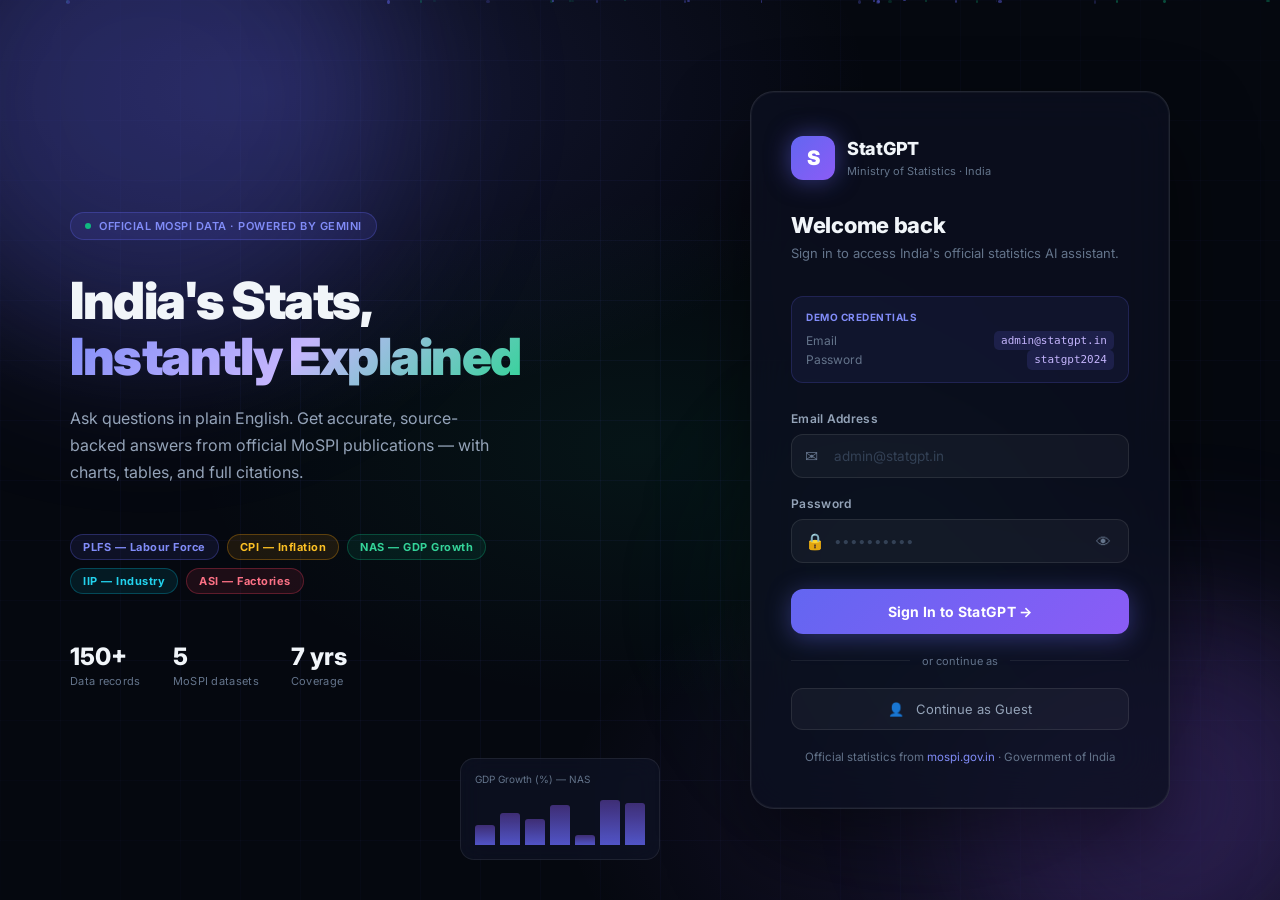
<file: frontend/login.html>
<!DOCTYPE html>
<html lang="en">
<head>
  <meta charset="UTF-8" />
  <meta name="viewport" content="width=device-width, initial-scale=1.0" />
  <title>StatGPT — Sign In</title>
  <meta name="description" content="Sign in to StatGPT — India's official statistics AI assistant powered by MoSPI data." />
  <link rel="preconnect" href="https://fonts.googleapis.com" />
  <link href="https://fonts.googleapis.com/css2?family=Inter:wght@300;400;500;600;700;800;900&display=swap" rel="stylesheet" />
  <style>
    *, *::before, *::after { box-sizing: border-box; margin: 0; padding: 0; }

    :root {
      --accent:    #6366f1;
      --accent2:   #8b5cf6;
      --emerald:   #10b981;
      --text:      #f1f5f9;
      --muted:     #64748b;
      --border:    rgba(255,255,255,0.08);
      --glass:     rgba(15,20,40,0.75);
    }

    html, body {
      min-height: 100vh;
      font-family: 'Inter', system-ui, sans-serif;
      background: #05080f;
      color: var(--text);
      overflow: hidden;
    }

    /* ── Animated mesh background ── */
    .bg {
      position: fixed; inset: 0; z-index: 0;
      background:
        radial-gradient(ellipse 80% 60% at 20% 10%, rgba(99,102,241,0.18) 0%, transparent 60%),
        radial-gradient(ellipse 60% 50% at 80% 90%, rgba(139,92,246,0.15) 0%, transparent 60%),
        radial-gradient(ellipse 50% 40% at 50% 50%, rgba(16,185,129,0.07) 0%, transparent 70%),
        #05080f;
    }

    /* Animated grid */
    .grid-overlay {
      position: fixed; inset: 0; z-index: 0;
      background-image:
        linear-gradient(rgba(99,102,241,0.06) 1px, transparent 1px),
        linear-gradient(90deg, rgba(99,102,241,0.06) 1px, transparent 1px);
      background-size: 60px 60px;
      mask-image: radial-gradient(ellipse 80% 80% at 50% 50%, black 30%, transparent 100%);
      animation: grid-drift 20s ease-in-out infinite alternate;
    }
    @keyframes grid-drift {
      from { transform: translate(0, 0); }
      to   { transform: translate(-15px, -10px); }
    }

    /* Floating orbs */
    .orb {
      position: fixed; border-radius: 50%; filter: blur(80px);
      pointer-events: none; z-index: 0;
    }
    .orb-1 { width: 500px; height: 500px; background: rgba(99,102,241,0.25); top: -150px; left: -100px; animation: orb-float 14s ease-in-out infinite; }
    .orb-2 { width: 400px; height: 400px; background: rgba(139,92,246,0.2);  bottom: -100px; right: -100px; animation: orb-float 18s ease-in-out infinite reverse; }
    .orb-3 { width: 300px; height: 300px; background: rgba(16,185,129,0.12); top: 50%; left: 60%; animation: orb-float 12s ease-in-out infinite 3s; }
    @keyframes orb-float {
      0%,100% { transform: translate(0,0) scale(1); }
      33%     { transform: translate(40px,-30px) scale(1.08); }
      66%     { transform: translate(-25px,20px) scale(0.95); }
    }

    /* Floating particles */
    .particles { position: fixed; inset: 0; z-index: 0; pointer-events: none; }
    .particle {
      position: absolute; width: 2px; height: 2px; border-radius: 50%;
      background: rgba(99,102,241,0.6);
      animation: particle-rise linear infinite;
    }
    @keyframes particle-rise {
      0%   { transform: translateY(100vh) scale(0); opacity: 0; }
      10%  { opacity: 1; }
      90%  { opacity: 0.5; }
      100% { transform: translateY(-10vh) scale(1); opacity: 0; }
    }

    /* ── Layout ── */
    .page {
      position: relative; z-index: 1;
      min-height: 100vh;
      display: grid;
      grid-template-columns: 1fr 1fr;
    }

    /* ── Left panel — Branding ── */
    .left-panel {
      display: flex; flex-direction: column;
      justify-content: center; align-items: flex-start;
      padding: 60px 70px;
      position: relative;
    }

    .brand-chip {
      display: inline-flex; align-items: center; gap: 8px;
      background: rgba(99,102,241,0.12); border: 1px solid rgba(99,102,241,0.3);
      border-radius: 99px; padding: 6px 14px; margin-bottom: 32px;
      font-size: 11px; font-weight: 600; color: #818cf8; letter-spacing: 0.5px;
    }
    .brand-chip span { width: 6px; height: 6px; border-radius: 50%; background: var(--emerald); animation: blink 2s ease-in-out infinite; }
    @keyframes blink { 0%,100% { opacity: 1; } 50% { opacity: 0.3; } }

    .brand-title {
      font-size: clamp(38px, 4vw, 56px); font-weight: 900;
      line-height: 1.1; letter-spacing: -1.5px; margin-bottom: 20px;
    }
    .brand-title .stat { color: transparent; background: linear-gradient(135deg, #818cf8 0%, #c4b5fd 50%, #34d399 100%); -webkit-background-clip: text; background-clip: text; }

    .brand-sub {
      font-size: 16px; color: #94a3b8; line-height: 1.7; max-width: 420px; margin-bottom: 48px;
    }

    .dataset-pills { display: flex; flex-wrap: wrap; gap: 8px; margin-bottom: 48px; }
    .pill {
      font-size: 11px; font-weight: 700; letter-spacing: 0.5px;
      padding: 5px 12px; border-radius: 99px;
      border: 1px solid; animation: pill-in 0.5s ease both;
    }
    .pill-indigo { background: rgba(99,102,241,0.1);  border-color: rgba(99,102,241,0.3);  color: #818cf8; }
    .pill-amber  { background: rgba(245,158,11,0.1);  border-color: rgba(245,158,11,0.3);  color: #fbbf24; }
    .pill-green  { background: rgba(16,185,129,0.1);  border-color: rgba(16,185,129,0.3);  color: #34d399; }
    .pill-cyan   { background: rgba(6,182,212,0.1);   border-color: rgba(6,182,212,0.3);   color: #22d3ee; }
    .pill-rose   { background: rgba(244,63,94,0.1);   border-color: rgba(244,63,94,0.3);   color: #fb7185; }
    @keyframes pill-in { from { opacity: 0; transform: translateY(8px); } to { opacity: 1; transform: translateY(0); } }
    .pill:nth-child(1) { animation-delay: 0.1s; }
    .pill:nth-child(2) { animation-delay: 0.2s; }
    .pill:nth-child(3) { animation-delay: 0.3s; }
    .pill:nth-child(4) { animation-delay: 0.4s; }
    .pill:nth-child(5) { animation-delay: 0.5s; }

    .stats-row { display: flex; gap: 32px; }
    .stat-item { display: flex; flex-direction: column; gap: 3px; }
    .stat-num { font-size: 24px; font-weight: 800; color: var(--text); }
    .stat-label { font-size: 11px; color: var(--muted); letter-spacing: 0.3px; }

    /* Decorative chart preview */
    .chart-preview {
      position: absolute; bottom: 40px; right: -20px;
      width: 200px; background: rgba(15,20,40,0.6);
      border: 1px solid var(--border); border-radius: 14px;
      padding: 14px; backdrop-filter: blur(12px);
      animation: card-float 6s ease-in-out infinite;
    }
    @keyframes card-float {
      0%,100% { transform: translateY(0); }
      50%     { transform: translateY(-8px); }
    }
    .chart-preview-title { font-size: 10px; color: var(--muted); margin-bottom: 10px; }
    .mini-bars { display: flex; align-items: flex-end; gap: 5px; height: 50px; }
    .mini-bar {
      flex: 1; border-radius: 3px 3px 0 0;
      background: linear-gradient(to top, rgba(99,102,241,0.8), rgba(139,92,246,0.4));
      animation: bar-grow 1s ease both;
    }
    @keyframes bar-grow { from { transform: scaleY(0); transform-origin: bottom; } to { transform: scaleY(1); } }
    .mini-bar:nth-child(1) { height: 40%; animation-delay: 0.1s; }
    .mini-bar:nth-child(2) { height: 65%; animation-delay: 0.15s; }
    .mini-bar:nth-child(3) { height: 45%; animation-delay: 0.2s; }
    .mini-bar:nth-child(4) { height: 80%; animation-delay: 0.25s; }
    .mini-bar:nth-child(5) { height: 55%; animation-delay: 0.3s; }
    .mini-bar:nth-child(6) { height: 90%; animation-delay: 0.35s; }
    .mini-bar:nth-child(7) { height: 70%; animation-delay: 0.4s; }

    /* ── Right panel — Login form ── */
    .right-panel {
      display: flex; flex-direction: column;
      justify-content: center; align-items: center;
      padding: 40px; position: relative;
    }

    .login-card {
      width: 100%; max-width: 420px;
      background: rgba(12,16,32,0.8);
      border: 1px solid rgba(255,255,255,0.1);
      border-radius: 24px; padding: 44px 40px;
      backdrop-filter: blur(24px);
      box-shadow: 0 40px 80px rgba(0,0,0,0.5), 0 0 0 1px rgba(255,255,255,0.04) inset;
      animation: card-in 0.6s cubic-bezier(0.34,1.56,0.64,1);
    }
    @keyframes card-in {
      from { opacity: 0; transform: translateY(30px) scale(0.95); }
      to   { opacity: 1; transform: translateY(0) scale(1); }
    }

    .card-logo {
      display: flex; align-items: center; gap: 12px; margin-bottom: 32px;
    }
    .card-logo-icon {
      width: 44px; height: 44px; border-radius: 12px;
      background: linear-gradient(135deg, #6366f1, #8b5cf6);
      display: flex; align-items: center; justify-content: center;
      font-size: 20px; font-weight: 900; color: white;
      box-shadow: 0 0 24px rgba(99,102,241,0.5);
    }
    .card-logo-text strong { display: block; font-size: 18px; font-weight: 800; letter-spacing: -0.3px; }
    .card-logo-text span   { font-size: 11px; color: var(--muted); }

    .card-title  { font-size: 22px; font-weight: 800; margin-bottom: 6px; letter-spacing: -0.3px; }
    .card-sub    { font-size: 13px; color: var(--muted); margin-bottom: 32px; line-height: 1.5; }

    /* Demo credentials box */
    .demo-box {
      background: rgba(99,102,241,0.08); border: 1px solid rgba(99,102,241,0.2);
      border-radius: 12px; padding: 12px 14px; margin-bottom: 28px;
      font-size: 12px; line-height: 1.6;
    }
    .demo-box-title { font-size: 10px; font-weight: 700; color: #818cf8; letter-spacing: 0.5px; text-transform: uppercase; margin-bottom: 6px; }
    .demo-row { display: flex; justify-content: space-between; align-items: center; }
    .demo-row span:first-child { color: var(--muted); }
    .demo-row code { background: rgba(99,102,241,0.15); padding: 1px 7px; border-radius: 5px; font-size: 11px; color: #c4b5fd; font-family: monospace; cursor: pointer; }
    .demo-row code:hover { background: rgba(99,102,241,0.3); }

    /* Form fields */
    .form-group { margin-bottom: 18px; }
    .form-label { display: block; font-size: 12px; font-weight: 600; color: #94a3b8; margin-bottom: 8px; letter-spacing: 0.3px; }
    .form-input-wrap { position: relative; }
    .form-icon {
      position: absolute; left: 14px; top: 50%; transform: translateY(-50%);
      font-size: 16px; color: var(--muted); pointer-events: none;
    }
    .form-input {
      width: 100%; padding: 13px 14px 13px 42px;
      background: rgba(255,255,255,0.04); border: 1px solid rgba(255,255,255,0.09);
      border-radius: 12px; color: var(--text); font-family: inherit; font-size: 13.5px;
      outline: none; transition: border-color 0.2s, box-shadow 0.2s, background 0.2s;
    }
    .form-input::placeholder { color: #334155; }
    .form-input:focus {
      border-color: rgba(99,102,241,0.6);
      box-shadow: 0 0 0 3px rgba(99,102,241,0.15);
      background: rgba(99,102,241,0.05);
    }
    .form-input.error { border-color: rgba(244,63,94,0.6); box-shadow: 0 0 0 3px rgba(244,63,94,0.1); }

    .password-toggle {
      position: absolute; right: 14px; top: 50%; transform: translateY(-50%);
      background: none; border: none; color: var(--muted); cursor: pointer; font-size: 15px;
      padding: 2px 4px; border-radius: 4px; transition: color 0.2s;
    }
    .password-toggle:hover { color: var(--text); }

    .form-error { font-size: 11.5px; color: #fb7185; margin-top: 6px; display: none; }
    .form-error.show { display: block; animation: shake 0.4s ease; }
    @keyframes shake { 0%,100%{transform:translateX(0)} 25%{transform:translateX(-6px)} 75%{transform:translateX(6px)} }

    /* Submit button */
    .login-btn {
      width: 100%; padding: 14px; margin-top: 8px;
      background: linear-gradient(135deg, #6366f1 0%, #8b5cf6 100%);
      border: none; border-radius: 12px;
      color: white; font-family: inherit; font-size: 14px; font-weight: 700;
      cursor: pointer; letter-spacing: 0.3px;
      transition: all 0.2s; position: relative; overflow: hidden;
      box-shadow: 0 4px 24px rgba(99,102,241,0.4);
    }
    .login-btn::before {
      content: ''; position: absolute; inset: 0;
      background: linear-gradient(135deg, rgba(255,255,255,0.15), transparent);
      opacity: 0; transition: opacity 0.2s;
    }
    .login-btn:hover { transform: translateY(-1px); box-shadow: 0 8px 32px rgba(99,102,241,0.5); }
    .login-btn:hover::before { opacity: 1; }
    .login-btn:active { transform: translateY(0); }
    .login-btn:disabled { opacity: 0.6; cursor: not-allowed; transform: none; }
    .login-btn-inner { display: flex; align-items: center; justify-content: center; gap: 8px; }

    /* Spinner */
    .spinner {
      width: 16px; height: 16px; border: 2px solid rgba(255,255,255,0.3);
      border-top-color: white; border-radius: 50%;
      animation: spin 0.7s linear infinite; display: none;
    }
    @keyframes spin { to { transform: rotate(360deg); } }
    .login-btn.loading .spinner { display: block; }
    .login-btn.loading .btn-text { display: none; }

    /* Footer */
    .card-footer {
      text-align: center; margin-top: 24px;
      font-size: 11.5px; color: var(--muted);
    }
    .card-footer a { color: #818cf8; text-decoration: none; }
    .card-footer a:hover { text-decoration: underline; }

    /* Success state */
    .success-overlay {
      position: absolute; inset: 0; border-radius: 24px;
      background: rgba(12,16,32,0.95);
      display: flex; flex-direction: column; align-items: center; justify-content: center;
      gap: 16px; opacity: 0; pointer-events: none; transition: opacity 0.3s;
      backdrop-filter: blur(8px);
    }
    .success-overlay.show { opacity: 1; pointer-events: all; }
    .success-icon {
      width: 64px; height: 64px; border-radius: 50%;
      background: linear-gradient(135deg, #10b981, #059669);
      display: flex; align-items: center; justify-content: center;
      font-size: 28px;
      box-shadow: 0 0 40px rgba(16,185,129,0.5);
      animation: success-pop 0.4s cubic-bezier(0.34,1.56,0.64,1);
    }
    @keyframes success-pop { from { transform: scale(0); } to { transform: scale(1); } }
    .success-text { font-size: 15px; font-weight: 700; }
    .success-sub  { font-size: 12px; color: var(--muted); }

    /* Divider */
    .divider { display: flex; align-items: center; gap: 12px; margin: 20px 0; }
    .divider-line { flex: 1; height: 1px; background: rgba(255,255,255,0.07); }
    .divider-text { font-size: 11px; color: var(--muted); white-space: nowrap; }

    /* Guest access */
    .guest-btn {
      width: 100%; padding: 12px;
      background: rgba(255,255,255,0.04); border: 1px solid rgba(255,255,255,0.09);
      border-radius: 12px; color: #94a3b8; font-family: inherit; font-size: 13px;
      cursor: pointer; transition: all 0.2s;
    }
    .guest-btn:hover { background: rgba(255,255,255,0.07); border-color: rgba(255,255,255,0.14); color: var(--text); }

    /* Responsive */
    @media (max-width: 768px) {
      .page { grid-template-columns: 1fr; }
      .left-panel { display: none; }
      .right-panel { padding: 24px 20px; }
      .login-card { padding: 32px 24px; }
    }
  </style>
</head>
<body>

<div class="bg"></div>
<div class="grid-overlay"></div>
<div class="orb orb-1"></div>
<div class="orb orb-2"></div>
<div class="orb orb-3"></div>
<div class="particles" id="particles"></div>

<div class="page">

  <!-- ══ LEFT: Branding ══ -->
  <div class="left-panel">
    <div class="brand-chip">
      <span></span>
      OFFICIAL MOSPI DATA · POWERED BY GEMINI
    </div>

    <h1 class="brand-title">
      India's Stats,<br>
      <span class="stat">Instantly Explained</span>
    </h1>

    <p class="brand-sub">
      Ask questions in plain English. Get accurate, source-backed answers from
      official MoSPI publications — with charts, tables, and full citations.
    </p>

    <div class="dataset-pills">
      <span class="pill pill-indigo">PLFS — Labour Force</span>
      <span class="pill pill-amber">CPI — Inflation</span>
      <span class="pill pill-green">NAS — GDP Growth</span>
      <span class="pill pill-cyan">IIP — Industry</span>
      <span class="pill pill-rose">ASI — Factories</span>
    </div>

    <div class="stats-row">
      <div class="stat-item">
        <span class="stat-num">150+</span>
        <span class="stat-label">Data records</span>
      </div>
      <div class="stat-item">
        <span class="stat-num">5</span>
        <span class="stat-label">MoSPI datasets</span>
      </div>
      <div class="stat-item">
        <span class="stat-num">7 yrs</span>
        <span class="stat-label">Coverage</span>
      </div>
    </div>

    <!-- Decorative chart -->
    <div class="chart-preview">
      <div class="chart-preview-title">GDP Growth (%) — NAS</div>
      <div class="mini-bars">
        <div class="mini-bar" style="height:40%"></div>
        <div class="mini-bar" style="height:65%"></div>
        <div class="mini-bar" style="height:52%"></div>
        <div class="mini-bar" style="height:80%"></div>
        <div class="mini-bar" style="height:20%"></div>
        <div class="mini-bar" style="height:90%"></div>
        <div class="mini-bar" style="height:85%"></div>
      </div>
    </div>
  </div>

  <!-- ══ RIGHT: Login form ══ -->
  <div class="right-panel">
    <div class="login-card" style="position:relative">

      <div class="card-logo">
        <div class="card-logo-icon">S</div>
        <div class="card-logo-text">
          <strong>StatGPT</strong>
          <span>Ministry of Statistics · India</span>
        </div>
      </div>

      <h2 class="card-title">Welcome back</h2>
      <p class="card-sub">Sign in to access India's official statistics AI assistant.</p>

      <!-- Demo credentials -->
      <div class="demo-box">
        <div class="demo-box-title">Demo Credentials</div>
        <div class="demo-row">
          <span>Email</span>
          <code id="demo-email" onclick="fillEmail()" title="Click to fill">admin@statgpt.in</code>
        </div>
        <div class="demo-row">
          <span>Password</span>
          <code id="demo-pass" onclick="fillPassword()" title="Click to fill">statgpt2024</code>
        </div>
      </div>

      <form id="login-form" novalidate>
        <div class="form-group">
          <label class="form-label" for="email">Email Address</label>
          <div class="form-input-wrap">
            <span class="form-icon">✉</span>
            <input class="form-input" type="email" id="email" name="email"
              placeholder="admin@statgpt.in" autocomplete="email" required />
          </div>
        </div>

        <div class="form-group">
          <label class="form-label" for="password">Password</label>
          <div class="form-input-wrap">
            <span class="form-icon">🔒</span>
            <input class="form-input" type="password" id="password" name="password"
              placeholder="••••••••••" autocomplete="current-password" required />
            <button type="button" class="password-toggle" id="pwd-toggle" aria-label="Toggle password visibility">👁</button>
          </div>
          <div class="form-error" id="login-error">Invalid email or password. Please try again.</div>
        </div>

        <button type="submit" class="login-btn" id="login-btn">
          <div class="login-btn-inner">
            <div class="spinner" id="spinner"></div>
            <span class="btn-text">Sign In to StatGPT →</span>
          </div>
        </button>
      </form>

      <div class="divider">
        <div class="divider-line"></div>
        <span class="divider-text">or continue as</span>
        <div class="divider-line"></div>
      </div>

      <button class="guest-btn" id="guest-btn">👤 &nbsp; Continue as Guest</button>

      <div class="card-footer" style="margin-top:20px">
        Official statistics from <a href="https://mospi.gov.in" target="_blank">mospi.gov.in</a>
        · Government of India
      </div>

      <!-- Success overlay -->
      <div class="success-overlay" id="success-overlay">
        <div class="success-icon">✓</div>
        <div class="success-text">Signed in successfully!</div>
        <div class="success-sub">Redirecting to StatGPT…</div>
      </div>

    </div>
  </div>

</div>

<script>
  // ── Particles
  const container = document.getElementById('particles');
  for (let i = 0; i < 30; i++) {
    const p = document.createElement('div');
    p.className = 'particle';
    p.style.cssText = `
      left: ${Math.random() * 100}%;
      width: ${Math.random() * 3 + 1}px;
      height: ${Math.random() * 3 + 1}px;
      animation-duration: ${Math.random() * 15 + 10}s;
      animation-delay: ${Math.random() * 10}s;
      opacity: ${Math.random() * 0.6 + 0.2};
      background: ${Math.random() > 0.5 ? 'rgba(99,102,241,0.7)' : 'rgba(16,185,129,0.5)'};
    `;
    container.appendChild(p);
  }

  // ── Auto-fill helpers
  function fillEmail() {
    document.getElementById('email').value = 'admin@statgpt.in';
    document.getElementById('email').focus();
  }
  function fillPassword() {
    document.getElementById('password').value = 'statgpt2024';
    document.getElementById('password').focus();
  }

  // ── Password toggle
  document.getElementById('pwd-toggle').addEventListener('click', () => {
    const inp = document.getElementById('password');
    const btn = document.getElementById('pwd-toggle');
    if (inp.type === 'password') { inp.type = 'text'; btn.textContent = '🙈'; }
    else { inp.type = 'password'; btn.textContent = '👁'; }
  });

  // ── Login form submission
  const API = 'http://localhost:8000';

  document.getElementById('login-form').addEventListener('submit', async e => {
    e.preventDefault();
    const email    = document.getElementById('email').value.trim();
    const password = document.getElementById('password').value;
    const btn      = document.getElementById('login-btn');
    const err      = document.getElementById('login-error');
    const overlay  = document.getElementById('success-overlay');

    // Clear errors
    err.classList.remove('show');
    document.getElementById('email').classList.remove('error');
    document.getElementById('password').classList.remove('error');

    if (!email || !password) {
      err.textContent = 'Please enter both email and password.';
      err.classList.add('show');
      return;
    }

    btn.disabled = true;
    btn.classList.add('loading');

    try {
      const res = await fetch(`${API}/auth/login`, {
        method: 'POST',
        headers: { 'Content-Type': 'application/json' },
        body: JSON.stringify({ email, password }),
      });
      const data = await res.json();

      if (res.ok && data.token) {
        localStorage.setItem('statgpt_token', data.token);
        localStorage.setItem('statgpt_user', JSON.stringify({ email, name: data.name || email.split('@')[0] }));
        overlay.classList.add('show');
        setTimeout(() => { window.location.href = '/'; }, 1400);
      } else {
        throw new Error(data.detail || 'Invalid credentials');
      }
    } catch (err2) {
      btn.disabled = false;
      btn.classList.remove('loading');
      const errEl = document.getElementById('login-error');
      errEl.textContent = err2.message || 'Invalid email or password.';
      errEl.classList.add('show');
      document.getElementById('email').classList.add('error');
      document.getElementById('password').classList.add('error');
    }
  });

  // ── Guest access
  document.getElementById('guest-btn').addEventListener('click', () => {
    localStorage.setItem('statgpt_token', 'guest');
    localStorage.setItem('statgpt_user', JSON.stringify({ email: 'guest', name: 'Guest' }));
    window.location.href = '/';
  });

  // ── If already logged in, skip login
  if (localStorage.getItem('statgpt_token')) {
    window.location.href = '/';
  }
</script>
</body>
</html>
</file>
